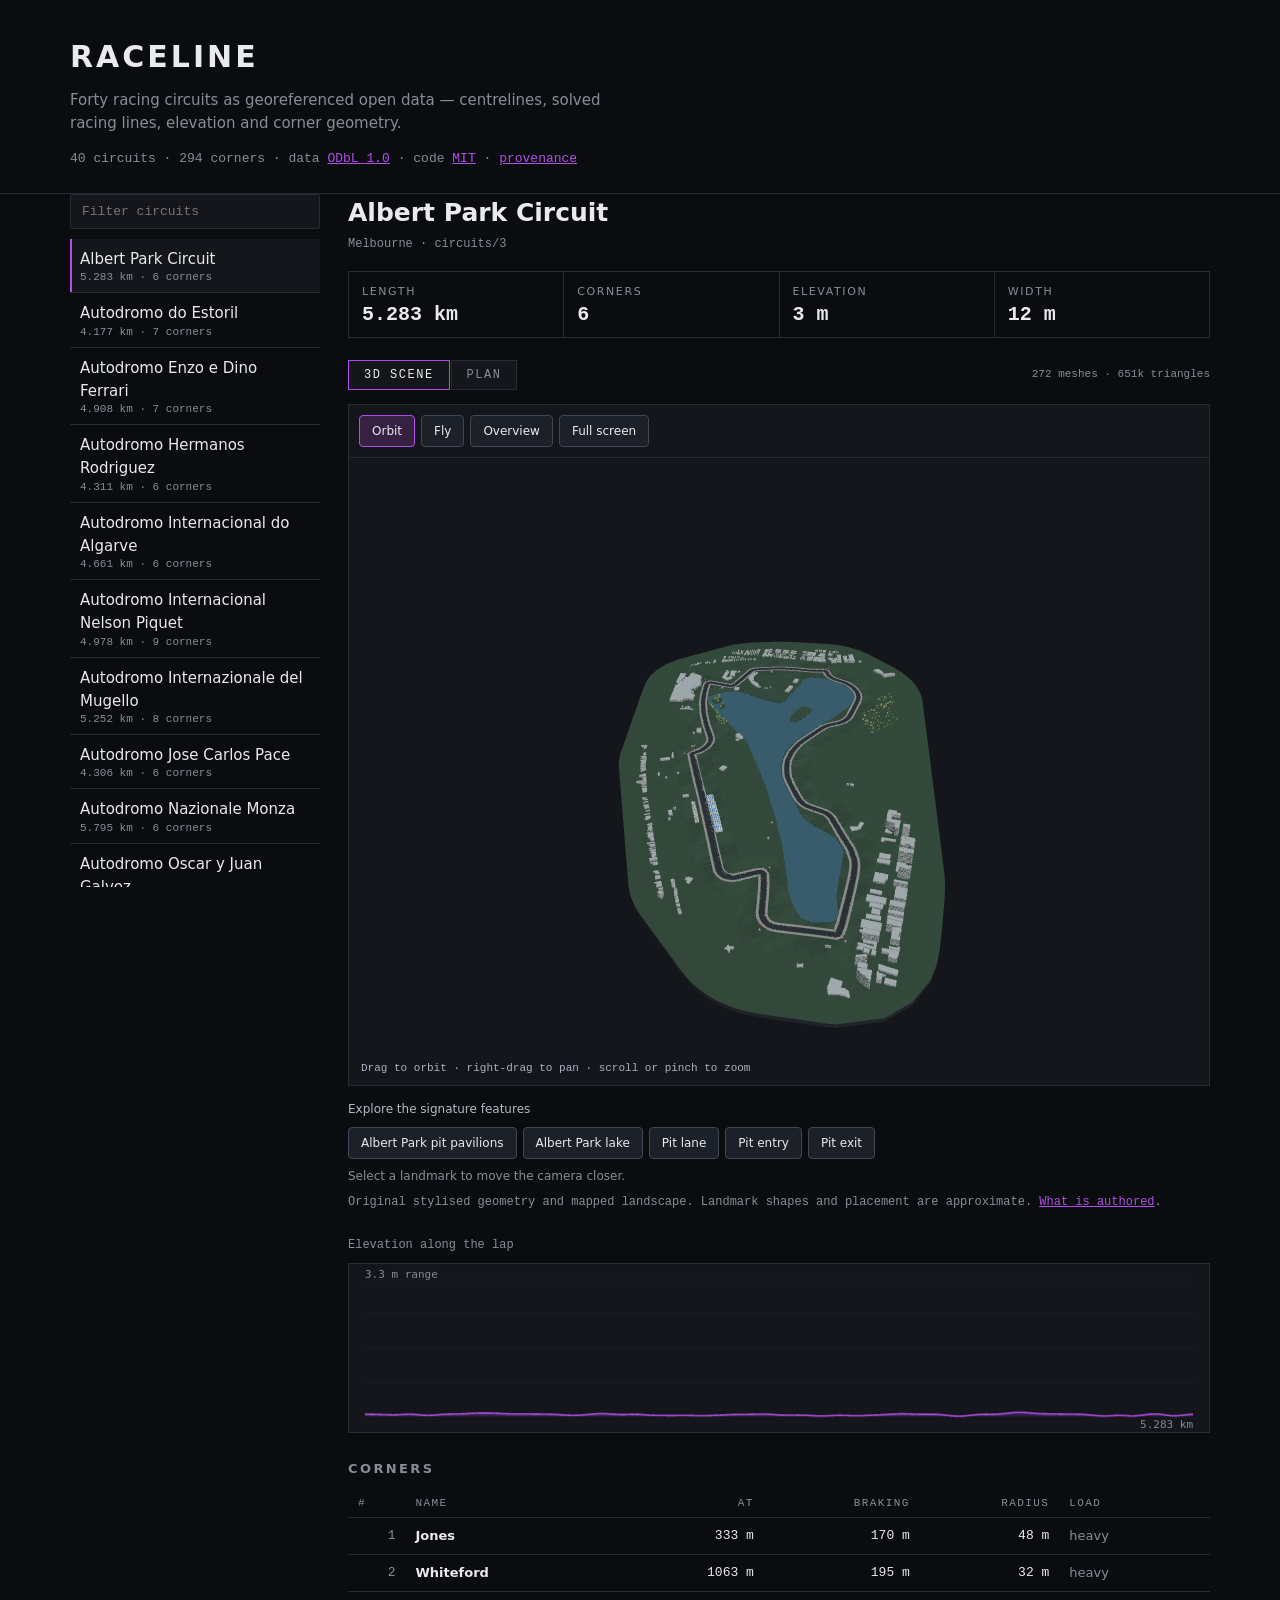
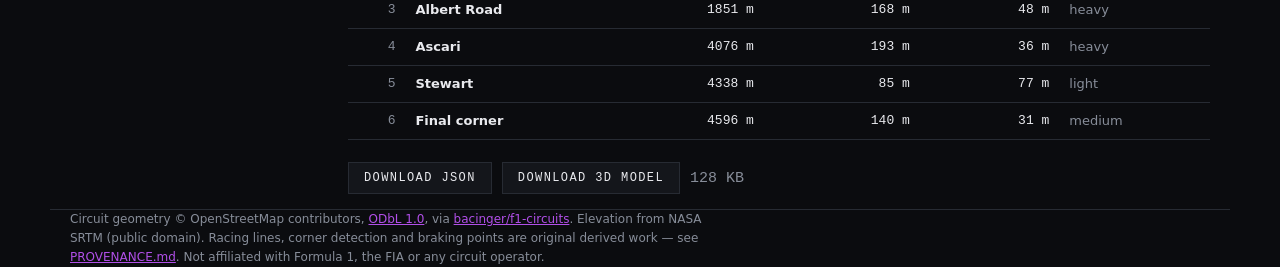
<file: index.html>
<!DOCTYPE html>
<html lang="en">
<head>
<meta charset="utf-8">
<meta name="viewport" content="width=device-width, initial-scale=1">
<title>Raceline — 40 racing circuits as georeferenced open data</title>
<meta name="description" content="Forty motor-racing circuits as georeferenced open data: centrelines, solved racing lines, elevation profiles and corner geometry.">
<link rel="stylesheet" href="viewer.css">
</head>
<body>

<header>
  <div class="wrap">
    <h1>Raceline</h1>
    <p class="sub">Forty racing circuits as georeferenced open data — centrelines,
      solved racing lines, elevation and corner geometry.</p>
    <p class="meta">
      <span id="statCircuits">—</span> circuits ·
      <span id="statCorners">—</span> corners ·
      data <a href="https://opendatacommons.org/licenses/odbl/1-0/">ODbL&nbsp;1.0</a> ·
      code <a href="LICENSE-CODE.txt">MIT</a> ·
      <a href="PROVENANCE.md">provenance</a>
    </p>
  </div>
</header>

<main class="wrap">
  <nav id="list" aria-label="Circuits">
    <input id="filter" type="search" placeholder="Filter circuits" autocomplete="off" aria-label="Filter circuits">
    <ol id="circuits"></ol>
  </nav>

  <section id="detail" aria-live="polite">
    <div id="empty" class="empty">Select a circuit.</div>

    <div id="view" hidden>
      <div class="titles">
        <h2 id="cName">—</h2>
        <p id="cId" class="mono dim"></p>
      </div>

      <dl class="facts">
        <div><dt>Length</dt><dd id="fLength">—</dd></div>
        <div><dt>Corners</dt><dd id="fCorners">—</dd></div>
        <div><dt>Elevation</dt><dd id="fElev">—</dd></div>
        <div><dt>Width</dt><dd id="fWidth">—</dd></div>
      </dl>

      <div class="tabs" role="tablist">
        <button id="tab3d" class="tab" role="tab" aria-selected="true" aria-controls="sceneFig">3D scene</button>
        <button id="tabPlan" class="tab" role="tab" aria-selected="false" aria-controls="planFig">Plan</button>
        <span id="sceneStat" class="dim mono"></span>
      </div>

      <figure class="plan" id="planFig" hidden>
        <canvas id="map" width="900" height="900" role="img"
                aria-label="Circuit plan with racing line and corner markers"></canvas>
        <figcaption>
          <span class="k k-road"></span> track
          <span class="k k-line"></span> racing line
          <span class="k k-brake"></span> braking point
          <span class="k k-start"></span> start / finish
        </figcaption>
      </figure>

      <figure class="scene" id="sceneFig">
        <div id="sceneViewport">
          <div class="scene-toolbar" aria-label="Camera controls">
            <button id="orbitMode" type="button" aria-pressed="true">Orbit</button>
            <button id="flyMode" type="button" aria-pressed="false">Fly</button>
            <button id="resetCamera" type="button">Overview</button>
            <button id="fullscreen" type="button">Full screen</button>
            <label id="speedControl" hidden>Speed <input id="flySpeed" type="range" min="5" max="250" value="60" aria-label="Flight speed"><output id="speedValue">60 m/s</output></label>
          </div>
          <canvas id="scene" tabindex="0" aria-label="Three-dimensional circuit scene. Drag to look around. In fly mode use W A S D to move, Q and E to descend and climb." aria-describedby="cameraHelp"></canvas>
          <div id="flightPad" hidden aria-label="Flight movement">
            <button type="button" data-move="KeyA" aria-label="Fly left">←</button>
            <button type="button" data-move="KeyW" aria-label="Fly forward">Forward</button>
            <button type="button" data-move="KeyS" aria-label="Fly backward">Back</button>
            <button type="button" data-move="KeyD" aria-label="Fly right">→</button>
            <button type="button" data-move="KeyQ" aria-label="Fly down">Down</button>
            <button type="button" data-move="KeyE" aria-label="Fly up">Up</button>
          </div>
          <p id="cameraHelp">Drag to orbit · right-drag to pan · scroll or pinch to zoom</p>
        </div>
        <div class="landmark-panel">
          <p class="landmark-heading">Explore the signature features</p>
          <div id="landmarks"></div>
          <p id="landmarkNote" class="dim"></p>
        </div>
        <figcaption>Original stylised geometry and mapped landscape. Landmark shapes and placement are approximate. <a href="PROVENANCE.md">What is authored</a>.</figcaption>
      </figure>

      <figure class="profile">
        <figcaption class="head">Elevation along the lap</figcaption>
        <canvas id="elev" width="900" height="170" role="img"
                aria-label="Elevation profile along one lap"></canvas>
      </figure>

      <h3>Corners</h3>
      <div class="tablewrap">
        <table id="corners">
          <thead><tr>
            <th>#</th><th>Name</th><th class="num">At</th>
            <th class="num">Braking</th><th class="num">Radius</th><th>Load</th>
          </tr></thead>
          <tbody></tbody>
        </table>
      </div>

      <p class="dl">
        <a id="raw" class="btn" download>Download JSON</a>
        <a id="modelDownload" class="btn" download>Download 3D model</a>
        <span class="dim mono" id="rawSize"></span>
      </p>
    </div>
  </section>
</main>

<footer class="wrap">
  <p>Circuit geometry © OpenStreetMap contributors, <a href="https://opendatacommons.org/licenses/odbl/1-0/">ODbL 1.0</a>,
     via <a href="https://github.com/bacinger/f1-circuits">bacinger/f1-circuits</a>.
     Elevation from NASA SRTM (public domain). Racing lines, corner detection and
     braking points are original derived work — see
     <a href="PROVENANCE.md">PROVENANCE.md</a>. Not affiliated with Formula 1,
     the FIA or any circuit operator.</p>
</footer>

<script src="viewer.js"></script>
</body>
</html>
</file>
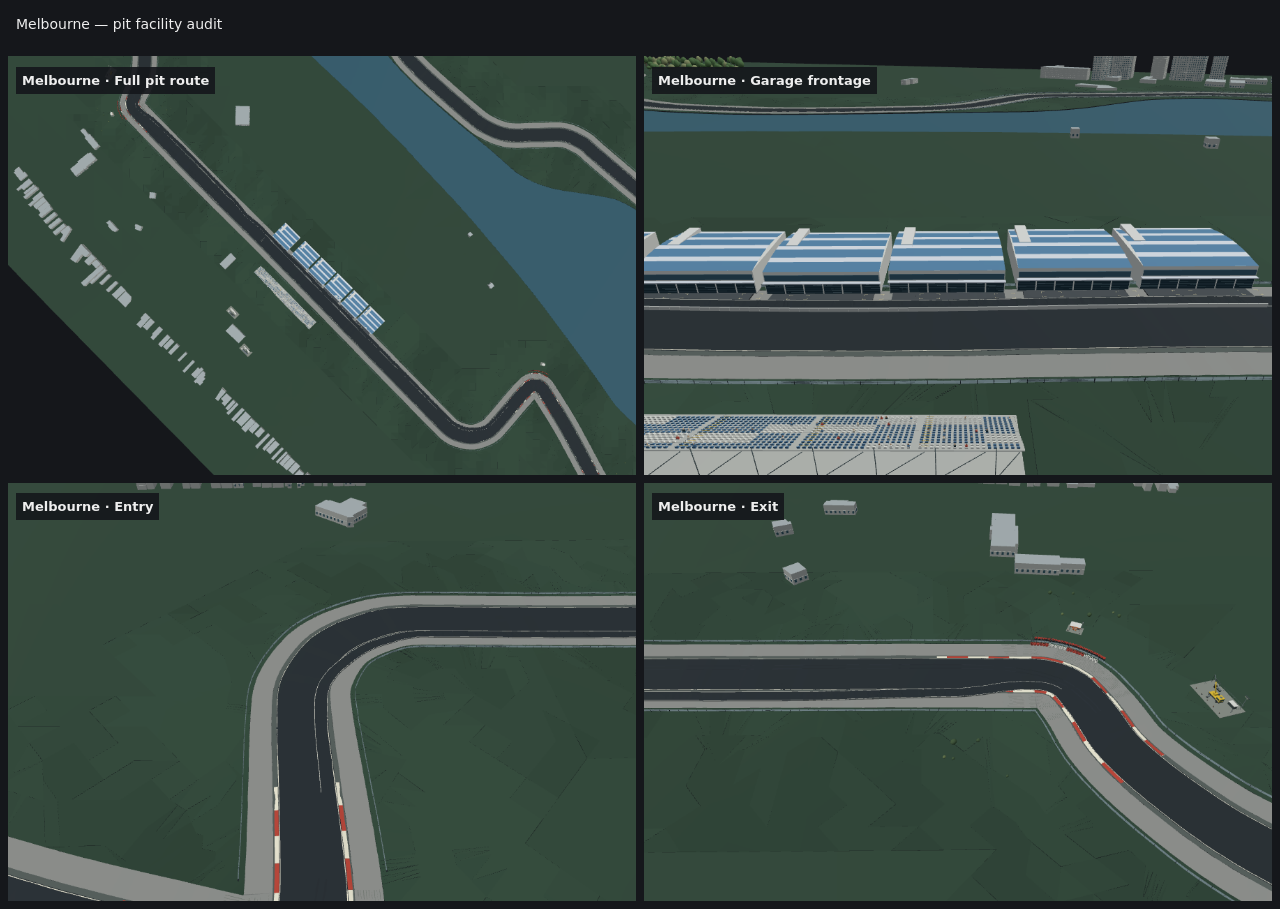
<file: tools/review-pits.html>
<!doctype html><meta charset="utf-8"><title>Pit facilities visual audit</title><style>body{margin:0;background:#15171b;color:#eee;font:14px system-ui}header{padding:16px}main{display:grid;grid-template-columns:1fr 1fr;gap:8px;padding:8px}section{position:relative}h2{position:absolute;top:0;left:8px;font-size:13px;background:#15171be5;padding:6px}canvas{display:block;width:100%}</style><header id="status">Loading…</header><main></main><script type="module">
import*as T from'../vendor/three.module.js';import{GLTFLoader}from'../vendor/GLTFLoader.js';import{MeshoptDecoder}from'../vendor/meshopt_decoder.mjs';
const params=new URLSearchParams(location.search),ids=(params.get('ids')||'Melbourne').split(','),routes=(await(await fetch('../authoring/pitlanes.json')).json()).circuits,facilities=(await(await fetch('../authoring/pit-facilities.json')).json()).circuits,ctx=(await(await fetch('../authoring/scene-context.json')).json()).circuits;
const renderer=new T.WebGLRenderer({antialias:true,preserveDrawingBuffer:true});renderer.setClearColor(0x15171b);renderer.setSize(900,600,false);const loader=new GLTFLoader().setMeshoptDecoder(MeshoptDecoder);
for(const id of ids){const g=await loader.loadAsync('../scenes/'+id+'.glb?v=facilities'),s=new T.Scene();s.add(g.scene,new T.HemisphereLight(0xdfe6f2,0x30343c,2.1));const sun=new T.DirectionalLight(0xffffff,1.5);sun.position.set(.6,1,.35);s.add(sun);const r=routes[id],pts=r.points,mid=pts[Math.floor(pts.length/2)],spec=facilities[id]?.buildings?.[0],structure=ctx[id].structures.find(x=>x.id===spec?.structureId),center=structure?.position||mid;const box=new T.Box3().setFromPoints(pts.map(p=>new T.Vector3(...p))),overview=box.getCenter(new T.Vector3()).toArray(),size=box.getSize(new T.Vector3()).length();const p1=pts[Math.floor(pts.length*.4)],p2=pts[Math.floor(pts.length*.6)],dx=p2[0]-p1[0],dz=p2[2]-p1[2],len=Math.hypot(dx,dz)||1;
const garageMid=spec?.polygon?spec.polygon.reduce((a,p)=>[a[0]+p[0]/spec.polygon.length,mid[1],a[2]+p[1]/spec.polygon.length],[0,mid[1],0]):center;const close=pts.reduce((a,p)=>Math.hypot(a[0]-garageMid[0],a[2]-garageMid[2])<Math.hypot(p[0]-garageMid[0],p[2]-garageMid[2])?a:p);const face=new T.Vector3(close[0]-garageMid[0],0,close[2]-garageMid[2]).normalize().toArray();const merges=params.has('merges')||params.has('junctions'); const view=(i,j)=>{const a=pts[i],b=pts[j],dir=new T.Vector3(b[0]-a[0],0,b[2]-a[2]).normalize().toArray();return params.has('junctions')?[dir[2]*.55,1,-dir[0]*.55]:[dir[0],.13,dir[2]];}; const panels=merges?[['Entry merge',pts[Math.min(14,pts.length-1)],view(14,0),params.has('junctions')?200:65],['Exit merge',pts.at(-14),view(pts.length-14,pts.length-32),params.has('junctions')?200:65]]:ids.length>1?[['Full pit route',overview,[0,1,.01],size*.93],['Garage frontage',garageMid,[face[0],.7,face[2]],250]]:[['Full pit route',overview,[0,1,.01],size*.95],['Garage frontage',garageMid,[face[0],.5,face[2]],170],['Entry',pts[Math.min(18,pts.length-1)],[-dz/len,1,dx/len],210],['Exit',pts.at(-18),[-dz/len,1,dx/len],210]];
if(facilities[id]?.route?.tunnel&&!merges){for(const [label,pos,delta]of [['Tunnel entrance',[252,80],-8],['Tunnel exit',[242,32],8]]){const i=pts.reduce((a,p,k)=>Math.hypot(p[0]-pos[0],p[2]-pos[1])<Math.hypot(pts[a][0]-pos[0],pts[a][2]-pos[1])?k:a,0),at=[pts[i][0],pts[i][1]+1.2,pts[i][2]],from=[pts[i+delta][0],pts[i+delta][1]+1.8,pts[i+delta][2]],v=new T.Vector3(...from).sub(new T.Vector3(...at));panels.push([label,at,v.toArray(),v.length()]);}}for(const[label,at,dir,distance]of panels){const el=document.createElement('section'),h=document.createElement('h2'),canvas=document.createElement('canvas');canvas.width=900;canvas.height=600;h.textContent=id+' · '+label;el.append(h,canvas);document.querySelector('main').append(el);const target=new T.Vector3(...at),camera=new T.PerspectiveCamera(48,1.5,.1,20000);camera.position.copy(target).add(new T.Vector3(...dir).normalize().multiplyScalar(distance));camera.lookAt(target);renderer.render(s,camera);canvas.getContext('2d').drawImage(renderer.domElement,0,0);}g.scene.traverse(o=>{o.geometry?.dispose();if(o.material)for(const m of Array.isArray(o.material)?o.material:[o.material])m.dispose();});}
renderer.dispose();document.querySelector('#status').textContent=ids.join(' · ')+' — pit facility audit';
</script>
</file>
<file: viewer.css>
/* Circuit Library viewer.
   No framework, no CDN, no build step: a GitHub Page should still work in ten
   years, and every dependency is a way for it not to. */

:root {
  --bg: #0b0c0f;
  --panel: #14161b;
  --edge: #272b33;
  --text: #e9eaee;
  --dim: #878d99;
  --road: #4a515e;
  --line: #b14fe8;
  --brake: #ffb020;
  --start: #17c964;
  --mono: ui-monospace, "SF Mono", Menlo, Consolas, monospace;
  --sans: system-ui, -apple-system, "Segoe UI", Roboto, sans-serif;
}

* { box-sizing: border-box; }

body {
  margin: 0;
  background: var(--bg);
  color: var(--text);
  font: 15px/1.55 var(--sans);
  -webkit-font-smoothing: antialiased;
}

a { color: var(--line); }
a:hover { color: #cf86f1; }

.wrap { max-width: 1180px; margin: 0 auto; padding: 0 20px; }
.mono { font-family: var(--mono); }
.dim { color: var(--dim); }

header { border-bottom: 1px solid var(--edge); padding: 34px 0 24px; }
h1 {
  margin: 0;
  font-size: 30px;
  letter-spacing: 3px;
  text-transform: uppercase;
  font-weight: 700;
}
.sub { margin: 8px 0 0; color: var(--dim); max-width: 60ch; }
.meta { margin: 14px 0 0; font-size: 13px; color: var(--dim); font-family: var(--mono); }

main {
  display: grid;
  grid-template-columns: 250px minmax(0, 1fr);
  gap: 28px;
  padding-top: 24px;
  padding-bottom: 48px;
  align-items: start;
}

/* ---- circuit list ---- */

#filter {
  width: 100%;
  padding: 9px 11px;
  background: var(--panel);
  border: 1px solid var(--edge);
  border-radius: 2px;
  color: var(--text);
  font: 13px var(--mono);
}
#filter:focus { outline: 1px solid var(--line); }

#circuits { list-style: none; margin: 10px 0 0; padding: 0; max-height: 72vh; overflow-y: auto; }
#circuits li { border-bottom: 1px solid var(--edge); }
#circuits button {
  display: block;
  width: 100%;
  text-align: left;
  padding: 9px 10px;
  background: none;
  border: 0;
  color: var(--text);
  cursor: pointer;
  font: inherit;
}
#circuits button:hover { background: var(--panel); }
#circuits button[aria-current="true"] { background: var(--panel); box-shadow: inset 2px 0 0 var(--line); }
#circuits .nm { display: block; }
#circuits .sm { display: block; font: 11px var(--mono); color: var(--dim); }

/* ---- detail ---- */

.empty { color: var(--dim); padding: 60px 0; }
.titles h2 { margin: 0; font-size: 25px; font-weight: 600; }
.titles p { margin: 2px 0 0; font-size: 12px; }

.facts {
  display: grid;
  grid-template-columns: repeat(auto-fit, minmax(120px, 1fr));
  gap: 1px;
  background: var(--edge);
  border: 1px solid var(--edge);
  margin: 18px 0 22px;
}
.facts > div { background: var(--bg); padding: 11px 13px; }
.facts dt { font-size: 11px; letter-spacing: 1.6px; text-transform: uppercase; color: var(--dim); }
.facts dd { margin: 3px 0 0; font: 600 20px/1.1 var(--mono); font-variant-numeric: tabular-nums; }

figure { margin: 0 0 24px; }
.plan canvas, .profile canvas {
  display: block;
  width: 100%;
  background: var(--panel);
  border: 1px solid var(--edge);
}
/* The plan sets its own height per circuit, from the circuit's proportions.
   The profile is always the same shape. */
.profile canvas { height: 170px; }
figcaption { margin-top: 8px; font-size: 12px; color: var(--dim); font-family: var(--mono); }
figcaption.head { margin: 0 0 8px; }
.k { display: inline-block; width: 11px; height: 3px; margin: 0 4px 0 14px; vertical-align: middle; }
figcaption .k:first-child { margin-left: 0; }
.k-road { background: var(--road); height: 7px; }
.k-line { background: var(--line); }
.k-brake { background: var(--brake); height: 7px; width: 7px; border-radius: 50%; }
.k-start { background: var(--start); height: 7px; width: 3px; }

h3 { margin: 26px 0 10px; font-size: 13px; letter-spacing: 2.4px; text-transform: uppercase; color: var(--dim); }

.tablewrap { overflow-x: auto; max-width: 100%; }
#detail { min-width: 0; }
table { width: 100%; border-collapse: collapse; font-size: 13px; }
th, td { padding: 8px 10px; text-align: left; border-bottom: 1px solid var(--edge); }
th { font: 11px var(--mono); letter-spacing: 1.4px; text-transform: uppercase; color: var(--dim); }
td.num, th.num { text-align: right; font-family: var(--mono); font-variant-numeric: tabular-nums; }
tbody tr:hover { background: var(--panel); }
.name { font-weight: 600; }

.dl { margin-top: 22px; }
.btn {
  display: inline-block;
  padding: 9px 15px;
  border: 1px solid var(--edge);
  background: var(--panel);
  color: var(--text);
  text-decoration: none;
  font: 12px/1 var(--mono);
  letter-spacing: 1.4px;
  text-transform: uppercase;
}
.btn:hover { border-color: var(--line); color: var(--text); }

footer { border-top: 1px solid var(--edge); padding: 22px 0 46px; }
footer p { margin: 0; font-size: 12px; color: var(--dim); max-width: 85ch; }

@media (max-width: 760px) {
  main { grid-template-columns: 1fr; }
  #circuits { max-height: 260px; }
}

/* ---- plan / 3D tabs ---- */

.tabs { display: flex; align-items: center; gap: 1px; margin-bottom: 14px; }
.tab {
  padding: 8px 15px;
  background: var(--panel);
  border: 1px solid var(--edge);
  color: var(--dim);
  cursor: pointer;
  font: 12px/1 var(--mono);
  letter-spacing: 1.5px;
  text-transform: uppercase;
}
.tab[aria-selected="true"] { color: var(--text); border-color: var(--line); }
.tab:disabled { opacity: .4; cursor: default; }
#sceneStat { margin-left: auto; font-size: 11px; }

.scene canvas {
  display: block;
  width: 100%;
  height: 520px;
  background: var(--panel);
  border: 1px solid var(--edge);
  touch-action: none;       /* orbit, rather than scrolling the page */
  cursor: grab;
}
.scene canvas:active { cursor: grabbing; }
@media (max-width: 760px) { .scene canvas { height: 340px; } }

/* The viewport owns flight input; the rest of the page keeps normal shortcuts. */
[hidden] { display: none !important; }
#sceneViewport { position: relative; border: 1px solid var(--edge); background: var(--panel); }
#sceneViewport canvas { border: 0; height: min(66vh, 650px); min-height: 360px; }
#sceneViewport canvas:focus-visible { outline: 2px solid var(--line); outline-offset: -2px; }
#sceneViewport canvas[data-mode="fly"] { cursor: crosshair; }
.scene-toolbar { display: flex; gap: 6px; padding: 10px; flex-wrap: wrap; align-items: center; border-bottom: 1px solid var(--edge); }
.scene-toolbar button, #flightPad button, #landmarks button {
  font: 12px var(--sans); color: var(--text); background: #1c2028;
  border: 1px solid #414754; border-radius: 4px; padding: 8px 12px; cursor: pointer;
}
.scene-toolbar button:hover, #landmarks button:hover { border-color: var(--line); }
button[aria-pressed="true"] { background: #362143 !important; border-color: var(--line) !important; }
#landmarks button:disabled { opacity: .45; cursor: wait; }
#speedControl { display: flex; align-items: center; gap: 8px; font-size: 12px; margin-left: auto; }
#flySpeed { width: 90px; accent-color: var(--line); }
#speedValue { min-width: 55px; font: 11px var(--mono); }
#cameraHelp { margin: 0; padding: 8px 12px; color: #aab1c0; font: 11px/1.6 var(--mono); }
#flightPad { display: flex; justify-content: center; gap: 5px; padding: 8px; flex-wrap: wrap; touch-action: none; }
#flightPad button { user-select: none; -webkit-user-select: none; }
#flightPad button:active { background: #593269; }
#sceneViewport:fullscreen { display: flex; flex-direction: column; width: 100%; height: 100%; }
#sceneViewport:fullscreen canvas { height: 0; flex: 1; min-height: 0; }
.landmark-panel { padding: 14px 0 0; }
.landmark-heading { font-size: 12px; color: #b5bac4; margin: 0 0 8px; }
#landmarks { display: flex; flex-wrap: wrap; gap: 6px; }
#landmarkNote { margin: 8px 0 0; font-size: 12px; }
.dl { display: flex; gap: 10px; flex-wrap: wrap; align-items: center; }
@media (max-width: 760px) {
  header { padding-top: 20px; }
  #circuits { max-height: 140px; }
  .tabs { flex-wrap: wrap; row-gap: 8px; }
  #sceneStat { font-size: 10px; }
}
</file>
